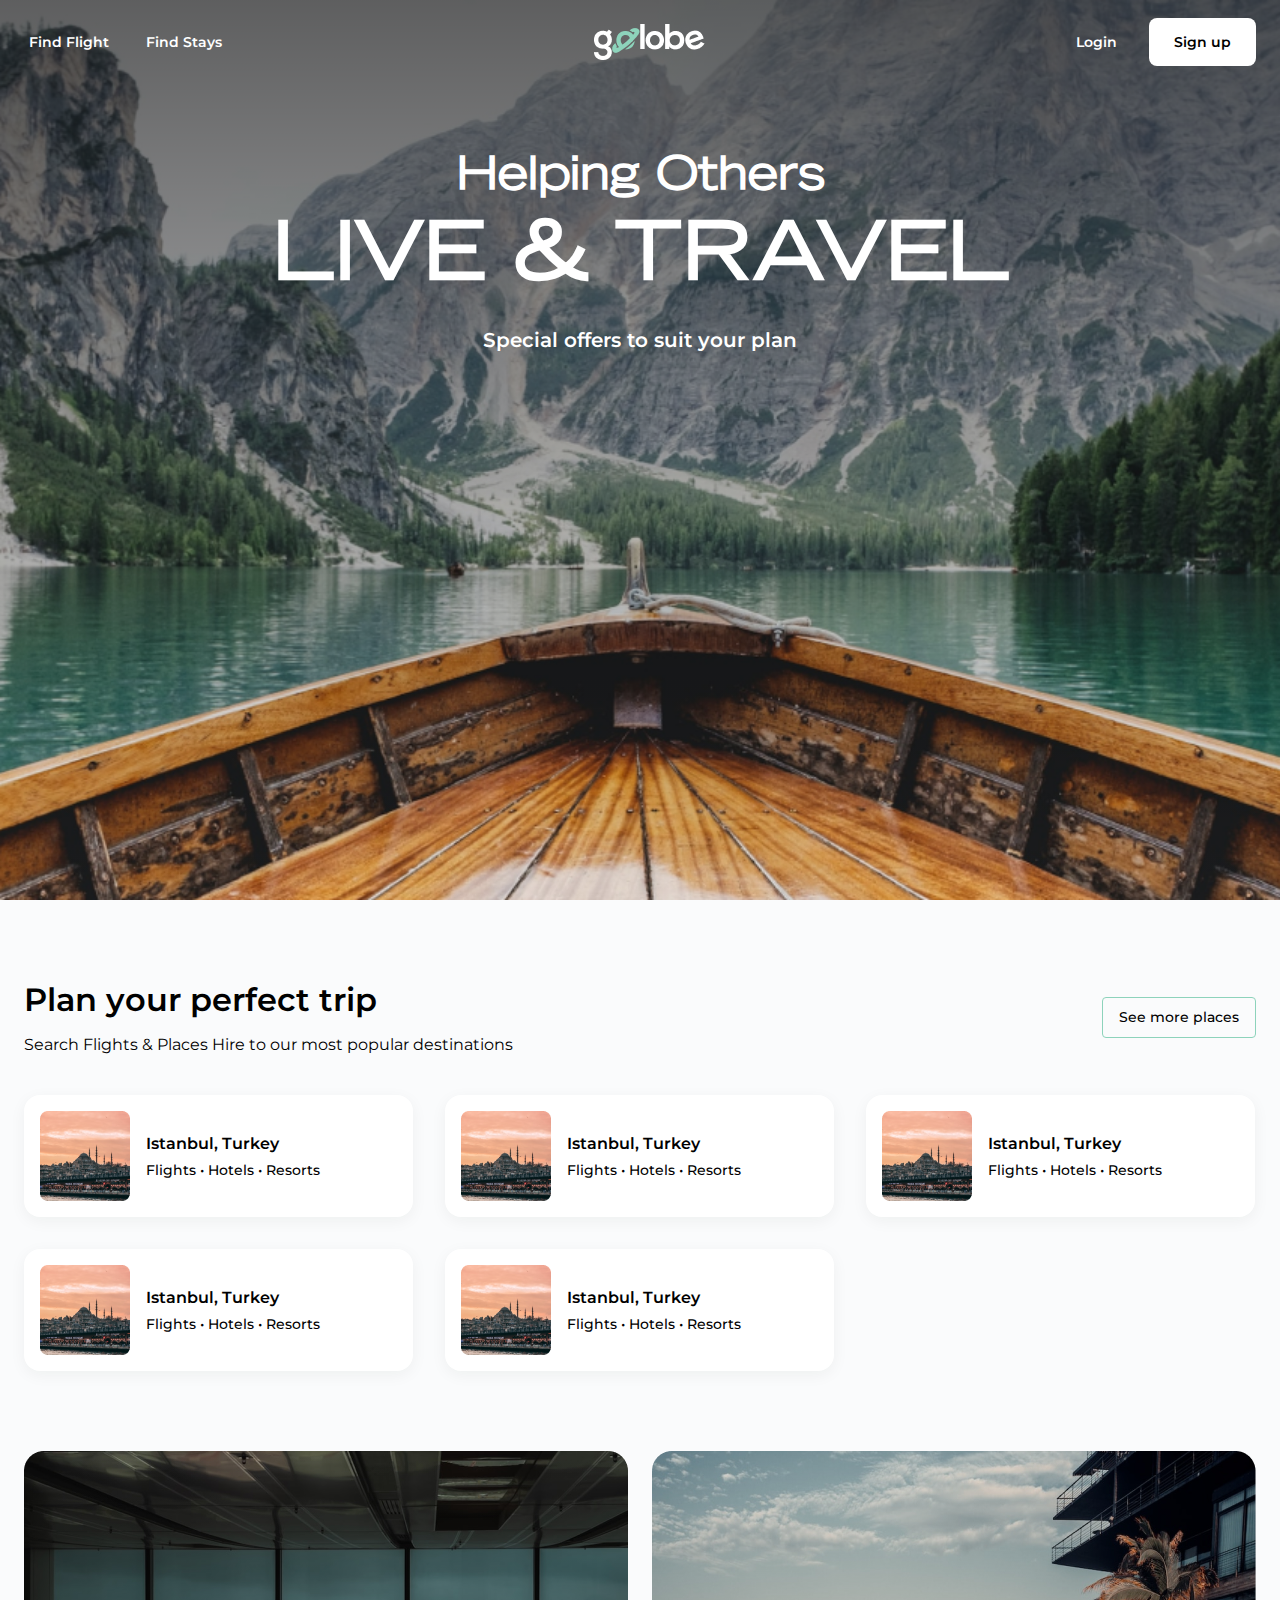
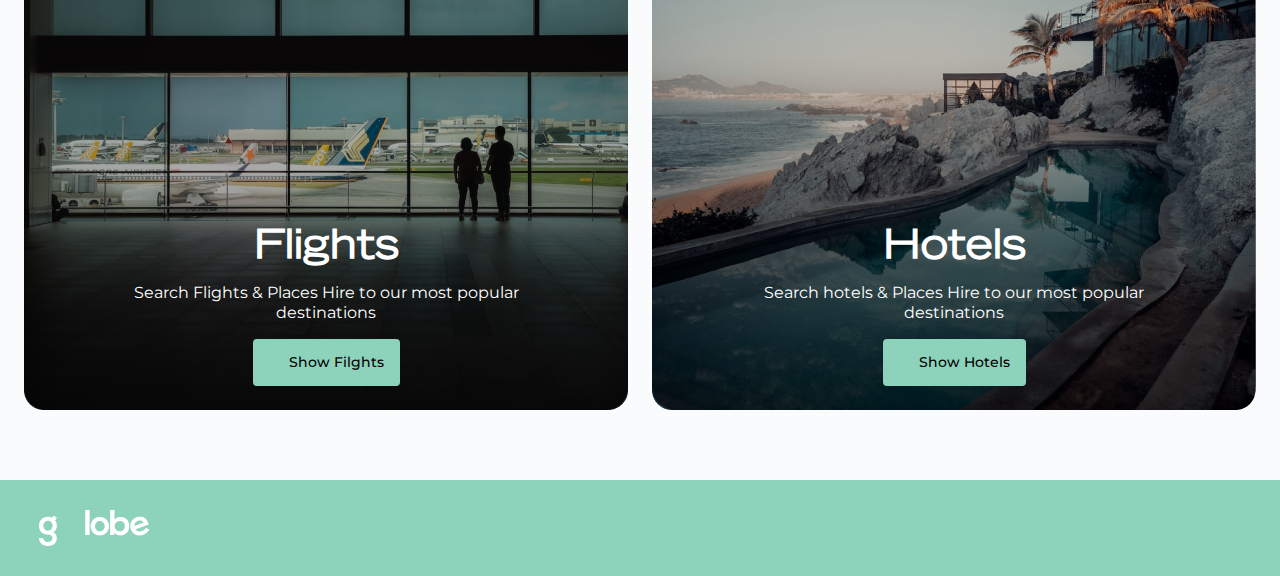
<file: index.html>
<!DOCTYPE html>
<html lang="en">
  <head>
    <meta charset="UTF-8" />
    <meta name="viewport" content="width=device-width, initial-scale=1.0" />
    <link
      rel="stylesheet"
      href="https://cdn.jsdelivr.net/npm/modern-normalize@1.1.0/modern-normalize.min.css"
    />
    <link rel="preconnect" href="https://fonts.googleapis.com" />
    <link rel="preconnect" href="https://fonts.gstatic.com" crossorigin />
    <link
      href="https://fonts.googleapis.com/css2?family=Montserrat:wght@400;500;600;700&display=swap"
      rel="stylesheet"
    />
    <link rel="stylesheet" href="./style.css" />
    <title>Diploma-style</title>
  </head>
  <body>
    <header class="header">
      <div class="container header-container">
        <nav class="header-nav">
          <ul class="header-nav-list">
            <li class="header-nav-list-item">
              <svg class="list-item-svg" width="1" height="1">
                <use href=""></use>
              </svg>
              <a class="list-item-link" href="">Find Flight</a>
            </li>
            <li class="header-nav-list-item">
              <svg class="list-item-svg" width="1" height="1">
                <use href=""></use>
              </svg>
              <a class="list-item-link" href="">Find Stays</a>
            </li>
          </ul>
        </nav>
        <a class="header-logo" href="#"
          ><img src="./img/Logo.png" alt="logo"
        /></a>
        <ul class="header-list-authentication">
          <li class="header-list-authentication-item">
            <a class="header-list-authentication-link login" href="">Login</a>
          </li>
          <li class="header-list-authentication-item">
            <a class="header-list-authentication-link signup" href=""
              >Sign up</a
            >
          </li>
        </ul>
      </div>
    </header>
    <main>
      <section class="hero">
        <div class="container hero-container">
          <h2 class="hero-title-one">Helping Others</h2>
          <h1 class="hero-title-two">LIVE & TRAVEL</h1>
          <h3 class="hero-title-three">Special offers to suit your plan</h3>
        </div>
      </section>
      <section class="places">
        <div class="container places-container">
          <div class="places-information">
            <div>
              <h1 class="places-title">Plan your perfect trip</h1>
              <p class="places-text">
                Search Flights & Places Hire to our most popular destinations
              </p>
            </div>
            <a class="places-button" href="">See more places</a>
          </div>
          <ul class="places-list">
            <li class="places-list-item">
              <img
                class="places-list-item-img"
                src="./img/place-img.png"
                alt="place-img"
                width="90"
                height="90"
              />
              <div class="places-list-item-information">
                <p class="places-list-item-title">Istanbul, Turkey</p>
                <p class="places-list-item-description">
                  Flights • Hotels • Resorts
                </p>
              </div>
            </li>
            <li class="places-list-item">
              <img
                class="places-list-item-img"
                src="./img/place-img.png"
                alt="place-img"
                width="90"
                height="90"
              />
              <div class="places-list-item-information">
                <p class="places-list-item-title">Istanbul, Turkey</p>
                <p class="places-list-item-description">
                  Flights • Hotels • Resorts
                </p>
              </div>
            </li>
            <li class="places-list-item">
              <img
                class="places-list-item-img"
                src="./img/place-img.png"
                alt="place-img"
                width="90"
                height="90"
              />
              <div class="places-list-item-information">
                <p class="places-list-item-title">Istanbul, Turkey</p>
                <p class="places-list-item-description">
                  Flights • Hotels • Resorts
                </p>
              </div>
            </li>
            <li class="places-list-item">
              <img
                class="places-list-item-img"
                src="./img/place-img.png"
                alt="place-img"
                width="90"
                height="90"
              />
              <div class="places-list-item-information">
                <p class="places-list-item-title">Istanbul, Turkey</p>
                <p class="places-list-item-description">
                  Flights • Hotels • Resorts
                </p>
              </div>
            </li>
            <li class="places-list-item">
              <img
                class="places-list-item-img"
                src="./img/place-img.png"
                alt="place-img"
                width="90"
                height="90"
              />
              <div class="places-list-item-information">
                <p class="places-list-item-title">Istanbul, Turkey</p>
                <p class="places-list-item-description">
                  Flights • Hotels • Resorts
                </p>
              </div>
            </li>
          </ul>
        </div>
      </section>
      <section class="examples">
        <div class="container examples-container">
          <ul class="examples-list">
            <li class="examples-item">
              <div class="examples-img-container">
                <img
                  class="examples-item-img"
                  src="./img/exampl-1.png"
                  alt=""
                />
              </div>
              <div class="examples-item-information">
                <h1 class="examples-item-title">Flights</h1>
                <p class="examples-item-text">
                  Search Flights & Places Hire to our most popular destinations
                </p>
                <a href="#" class="examples-item-link">Show Filghts</a>
              </div>
            </li>
            <li class="examples-item">
              <div class="examples-img-container">
                <img
                  class="examples-item-img"
                  src="./img/exampl-2.png"
                  alt=""
                />
              </div>
              <div class="examples-item-information">
                <h1 class="examples-item-title">Hotels</h1>
                <p class="examples-item-text">
                  Search hotels & Places Hire to our most popular destinations
                </p>
                <a href="#" class="examples-item-link">Show Hotels</a>
              </div>
            </li>
          </ul>
        </div>
      </section>
    </main>
    <footer class="footer">
      <div class="container footer-container">
        <a class="header-logo" href="#"
          ><img src="./img/Logo.png" alt="logo"
        /></a>
      </div>
    </footer>
  </body>
</html>
</file>
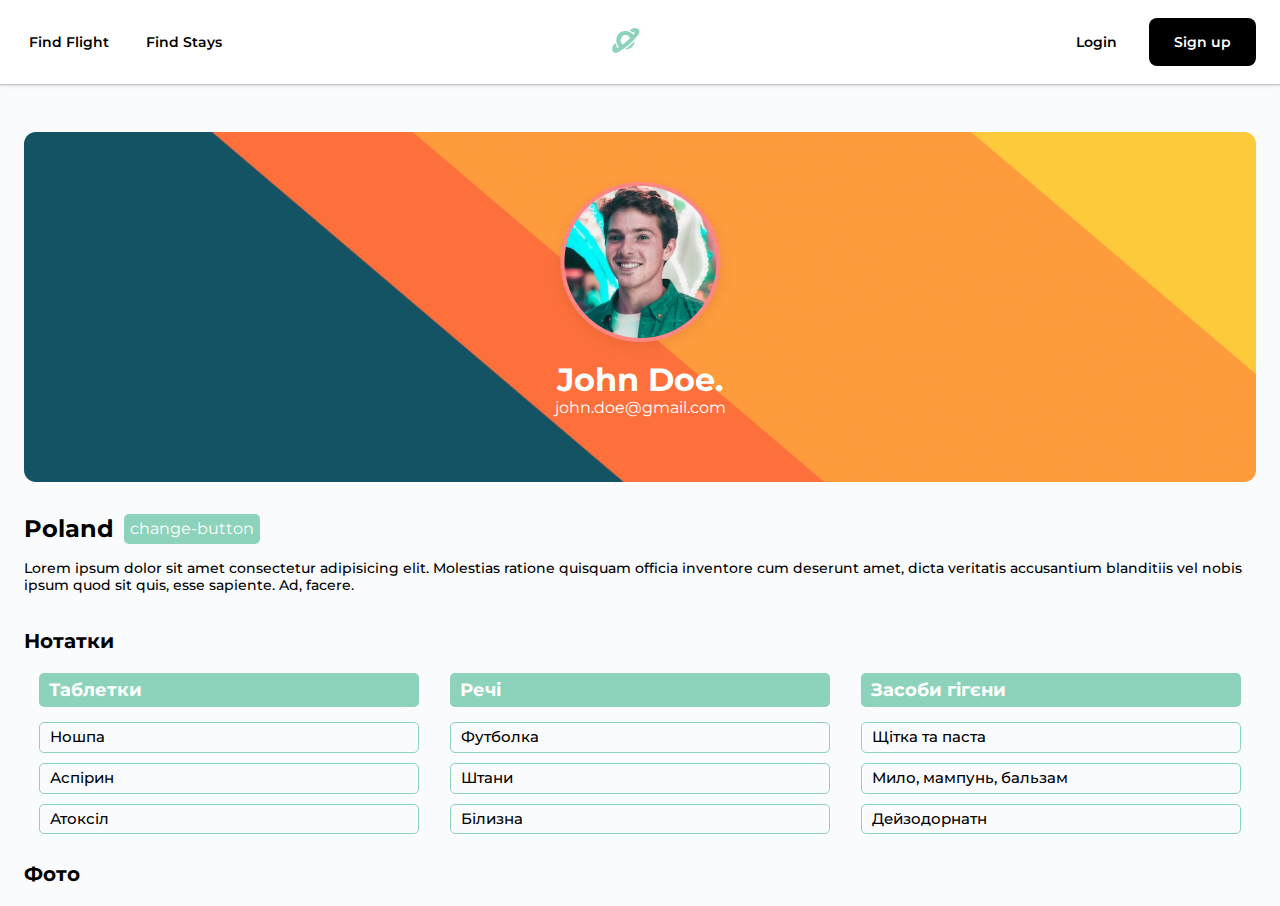
<file: user-page.html>
<!DOCTYPE html>
<html lang="en">
  <head>
    <meta charset="UTF-8" />
    <meta name="viewport" content="width=device-width, initial-scale=1.0" />
    <link
      rel="stylesheet"
      href="https://cdn.jsdelivr.net/npm/modern-normalize@1.1.0/modern-normalize.min.css"
    />
    <link rel="preconnect" href="https://fonts.googleapis.com" />
    <link rel="preconnect" href="https://fonts.gstatic.com" crossorigin />
    <link
      href="https://fonts.googleapis.com/css2?family=Montserrat:wght@400;500;600;700&display=swap"
      rel="stylesheet"
    />
    <link rel="stylesheet" href="./style.css" />
    <link rel="stylesheet" href="./style-user.css" />
    <title>Diploma-style-user-page</title>
  </head>
  <body>
    <header class="header header-user">
      <div class="container header-container">
        <nav class="header-nav">
          <ul class="header-nav-list">
            <li class="header-nav-list-item">
              <svg class="list-item-svg" width="1" height="1">
                <use href=""></use>
              </svg>
              <a class="list-item-link" href="">Find Flight</a>
            </li>
            <li class="header-nav-list-item active-page">
              <svg class="list-item-svg" width="1" height="1">
                <use href=""></use>
              </svg>
              <a class="list-item-link" href="">Find Stays</a>
            </li>
          </ul>
        </nav>
        <a class="header-logo" href="#"
          ><img src="./img/Logo.png" alt="logo"
        /></a>
        <ul class="header-list-authentication">
          <li class="header-list-authentication-item">
            <a class="header-list-authentication-link login" href="">Login</a>
          </li>
          <li class="header-list-authentication-item">
            <a
              class="header-list-authentication-link signup header-black-btn"
              href=""
              >Sign up</a
            >
          </li>
        </ul>
      </div>
    </header>
    <main>
      <section class="section-info-user">
        <div class="container info-user-container">
          <img
            class="info-user-background"
            src="./img/background-user.png"
            alt=""
          />
          <div class="info-user">
            <img class="info-user-avatar" src="./img/user.png" alt="" />
            <h1 class="info-user-name">John Doe.</h1>
            <p class="info-user-email">john.doe@gmail.com</p>
          </div>
        </div>
      </section>
      <section class="section-trip">
        <div class="container trip-container">
          <div class="title">
            <h1 class="trip-title">Poland</h1>
            <button class="change-button">change-button</button>
          </div>
          <p class="trip-description">
            Lorem ipsum dolor sit amet consectetur adipisicing elit. Molestias
            ratione quisquam officia inventore cum deserunt amet, dicta
            veritatis accusantium blanditiis vel nobis ipsum quod sit quis, esse
            sapiente. Ad, facere.
          </p>
          <div class="trip-todo">
            <h2 class="title-user">Нотатки</h2>
            <ul class="todo-category">
              <li class="todo-category-item">
                <p class="todo-category-title">Таблетки</p>
                <ul class="todo-category-list">
                  <li class="todo-category-list-item">Ношпа</li>
                  <li class="todo-category-list-item">Аспірин</li>
                  <li class="todo-category-list-item">Атоксіл</li>
                </ul>
              </li>
              <li class="todo-category-item">
                <p class="todo-category-title">Речі</p>
                <ul class="todo-category-list">
                  <li class="todo-category-list-item">Футболка</li>
                  <li class="todo-category-list-item">Штани</li>
                  <li class="todo-category-list-item">Білизна</li>
                </ul>
              </li>
              <li class="todo-category-item">
                <p class="todo-category-title">Засоби гігєни</p>
                <ul class="todo-category-list">
                  <li class="todo-category-list-item">Щітка та паста</li>
                  <li class="todo-category-list-item">
                    Мило, мампунь, бальзам
                  </li>
                  <li class="todo-category-list-item">Дейзодорнатн</li>
                </ul>
              </li>
            </ul>
          </div>
        </div>
      </section>
      <section class="section-foto-trip">
        <div class="container foto-container">
          <h2 class="title-user">Фото</h2>
        </div>
      </section>
    </main>
    <!-- <footer class="footer">
      <div class="container footer-container">
        <a class="header-logo" href="#"
          ><img src="./img/Logo.png" alt="logo"
        /></a>
        <p class="footer-visiting-card">Created by Sofiia Nikolenko</p>
      </div>
    </footer> -->
  </body>
</html>
</file>
<file: style.css>
:root {
  --body-color: rgb(250, 251, 252);
  --neutral: rgba(255, 255, 255, 1);
  --black: rgba(0, 0, 0, 1);
  --blackisg-green: rgba(17, 34, 17, 1);
  --mint-green: rgba(141, 211, 187, 1);
}

@font-face {
  font-family: "RalewayRegular";
  src: url("./fonts/Trade-Gothic-LT-Std-Extended.otf");
  /* font-style: normal;
  font-weight: normal; */
}

a {
  text-decoration: none;
  color: inherit;
}

p,
h1,
h2,
h3,
h4,
h5,
h6 {
  margin: 0;
}

button {
  cursor: pointer;
}

ul,
ol {
  list-style: none;
  margin: 0;
  padding: 0;
}

img {
  display: block;
  max-width: 100%;
  height: auto;
}

.container {
  width: 1262px;
  margin: 0 auto;
  padding-left: 15px;
  padding-right: 15px;
}

body {
  background-color: var(--body-color);
  font-family: "Montserrat", sans-serif;
}

/* HEADER */

/* TODO: змінити лого на свг */

.header {
  font-size: 14px;
  font-weight: 600;
  line-height: 17px;
  position: absolute;
  width: 100%;
  top: 0;
  left: 0;
  color: var(--neutral);
}

.header-container {
  display: flex;
  justify-content: space-between;
  align-items: center;
  padding-top: 24px;
  padding-bottom: 24px;
  /* padding: 24px 32px; */
}
.header-nav {
}
.header-nav-list {
  display: flex;
  gap: 32px;
}
.header-nav-list-item {
}
.list-item-svg {
}
.list-item-link {
}
.header-logo {
}
.header-list-authentication {
  display: flex;
  gap: 32px;
}
.header-list-authentication-item {
}
.header-list-authentication-link {
}
.login {
}
.signup {
  background-color: var(--neutral);
  color: var(--black);
  padding: 15px 25px;
  border-radius: 8px;
}

/* MAIN */

/* HERO SECTION */

.hero {
  color: var(--neutral);
  height: 100vh;
  background-image: linear-gradient(
      0deg,
      rgba(0, 0, 0, 0) 0%,
      rgba(0, 0, 0, 0.6) 100%
    ),
    url(./img/Hero-img.png);
  background-repeat: no-repeat;
  background-position: center;
  background-size: cover;
  margin-bottom: 80px;
}
.hero-container {
  font-weight: 700;
  padding: 150px 0;
  max-width: 754px;
  margin: 0 auto;
  text-align: center;
}
.hero-title-one {
  font-family: "RalewayRegular";
  font-size: 45px;
  line-height: 57px;
  margin-bottom: 4px;
}
.hero-title-two {
  font-family: "RalewayRegular";
  font-size: 80px;
  line-height: 101px;
  margin-bottom: 16px;
}
.hero-title-three {
  font-size: 20px;
  font-weight: 600;
  line-height: 24px;
}

/* PLACES SECTION */

.places {
  margin-bottom: 80px;
}
.places-container {
}

.places-information {
  display: flex;
  align-items: center;
  justify-content: space-between;
  margin-bottom: 40px;
}

.places-title {
  font-size: 32px;
  font-weight: 600;
  line-height: 39px;
  margin-bottom: 16px;
}
.places-text {
  font-size: 16px;
  font-weight: 400;
  line-height: 20px;
}
.places-button {
  font-size: 14px;
  font-weight: 500;
  line-height: 17px;
  border: rgba(141, 211, 187, 1) 1px solid;
  border-radius: 4px;

  padding: 11px 16px;
}
.places-list {
  display: flex;
  flex-wrap: wrap;
  gap: 32px;
}
.places-list-item {
  background-color: var(--neutral);
  min-width: 389px;
  padding: 16px;
  display: flex;
  align-items: center;
  gap: 16px;
  border-radius: 16px;
  box-shadow: 0px 4px 16px 0px rgba(17, 34, 17, 0.05);
}

.places-list-item-information {
}

.places-list-item-img {
}
.places-list-item-title {
  font-size: 16px;
  font-weight: 600;
  line-height: 20px;
  margin-bottom: 8px;
}
.places-list-item-description {
  font-size: 14px;
  font-weight: 500;
  line-height: 17px;
}

/* EXAMPLES SECTION */

.examples {
  margin-bottom: 70px;
}
.examples-container {
}
.examples-list {
  display: flex;
  justify-content: space-between;
}
.examples-item {
  position: relative;
}

.examples-img-container {
  position: relative;
}
.examples-img-container::before {
  content: "";
  position: absolute;
  top: 0;
  right: 0;
  bottom: 0;
  left: 0;
  background: linear-gradient(to bottom, rgba(0, 0, 0, 0), rgba(0, 0, 0, 0.6));
  border-radius: 24px;
}
.examples-item-img {
  display: block;
  width: 100%;
  height: auto;
}
.examples-item-information {
  color: var(--neutral);
  width: 390px;
  position: absolute;
  right: 107px;
  bottom: 24px;
  display: flex;
  flex-direction: column;
  align-items: center;
}
.examples-item-title {
  font-family: "RalewayRegular";
  font-size: 40px;
  font-weight: 700;
  line-height: 51px;
  margin-bottom: 8px;
}
.examples-item-text {
  text-align: center;
  font-size: 16px;
  font-weight: 400;
  line-height: 20px;
  margin-bottom: 16px;
}
.examples-item-link {
  color: var(--black);
  background-color: var(--mint-green);
  font-size: 14px;
  font-weight: 500;
  line-height: 17px;
  padding: 15px 16px 15px 36px;
  border-radius: 4px;
}

/* FOOTER */

/* TODO: змінити лого на свг */

.footer {
  background-color: var(--mint-green);
}
.container {
}
.footer-container {
  padding: 30px;
}
.header-logo {
}
</file>
<file: style-user.css>
:root {
  --body-color: rgb(250, 251, 252);
  --neutral: rgba(255, 255, 255, 1);
  --black: rgba(0, 0, 0, 1);
  --blackisg-green: rgba(17, 34, 17, 1);
  --mint-green: rgba(141, 211, 187, 1);
}

.header {
  position: relative;
  font-size: 14px;
  font-weight: 600;
  line-height: 17px;
  color: var(--neutral);
}

.header-user {
  background-color: var(--neutral);
  color: var(--black);
  box-shadow: 0px 2px 1px rgba(46, 47, 66, 0.08),
    0px 1px 1px rgba(46, 47, 66, 0.16), 0px 1px 6px rgba(46, 47, 66, 0.08);
}

.header-black-btn {
  background-color: var(--black);
  color: var(--neutral);
}

/* MAIN */

/* INFO USER */

/* TODO: додати кнопку зміни налаштувань юзера */

.section-info-user {
}
.info-user-container {
  display: flex;
  flex-direction: column;
  align-items: center;
  padding-top: 48px;
  padding-bottom: 32px;
  position: relative;
}
.info-user-background {
}
.info-user {
  display: flex;
  flex-direction: column;
  align-items: center;

  position: absolute;
  width: 100%;
  top: 20%;
  left: 0;
  color: var(--neutral);
}
.info-user-avatar {
}
.info-user-change-svg {
}
.info-user-change-button {
}
.info-user-name {
}
.info-user-email {
}

/* TRIP */

.section-trip {
}
.container {
}
.trip-container {
  margin-bottom: 25px;
}
.title {
  display: flex;
  flex-direction: row;
  gap: 10px;
  margin-bottom: 16px;
}
.trip-title {
  font-size: 24px;
  font-weight: 700;
  line-height: 30.31px;
}
.change-button {
  border: none;
  border-radius: 5px;
  background-color: var(--mint-green);
  color: var(--neutral);
}
.trip-description {
  font-size: 14px;
  font-weight: 500;
  line-height: 17.07px;
  margin-bottom: 32px;
}
.trip-todo {
}
.title-user {
  font-size: 20px;
  font-weight: 700;
  line-height: 30.31px;
  margin-bottom: 16px;
}

.todo-category {
  display: flex;
  flex-wrap: wrap;
  justify-content: space-around;
}

.todo-category-item {
  width: 380px;
  /* background-color: tomato; */
}

.todo-category-title {
  font-size: 18px;
  font-weight: 700;
  line-height: 14.63px;
  background-color: var(--mint-green);
  color: var(--neutral);
  padding: 10px 10px;
  border-radius: 5px;

  margin-bottom: 15px;
}
.todo-category-list {
  display: flex;
  flex-direction: column;
  gap: 10px;
}
.todo-category-list-item {
  font-size: 15px;
  font-weight: 500;
  line-height: 14.63px;
  padding: 7px 10px;
  border: 1px solid var(--mint-green);
  border-radius: 5px;
}
</file>
